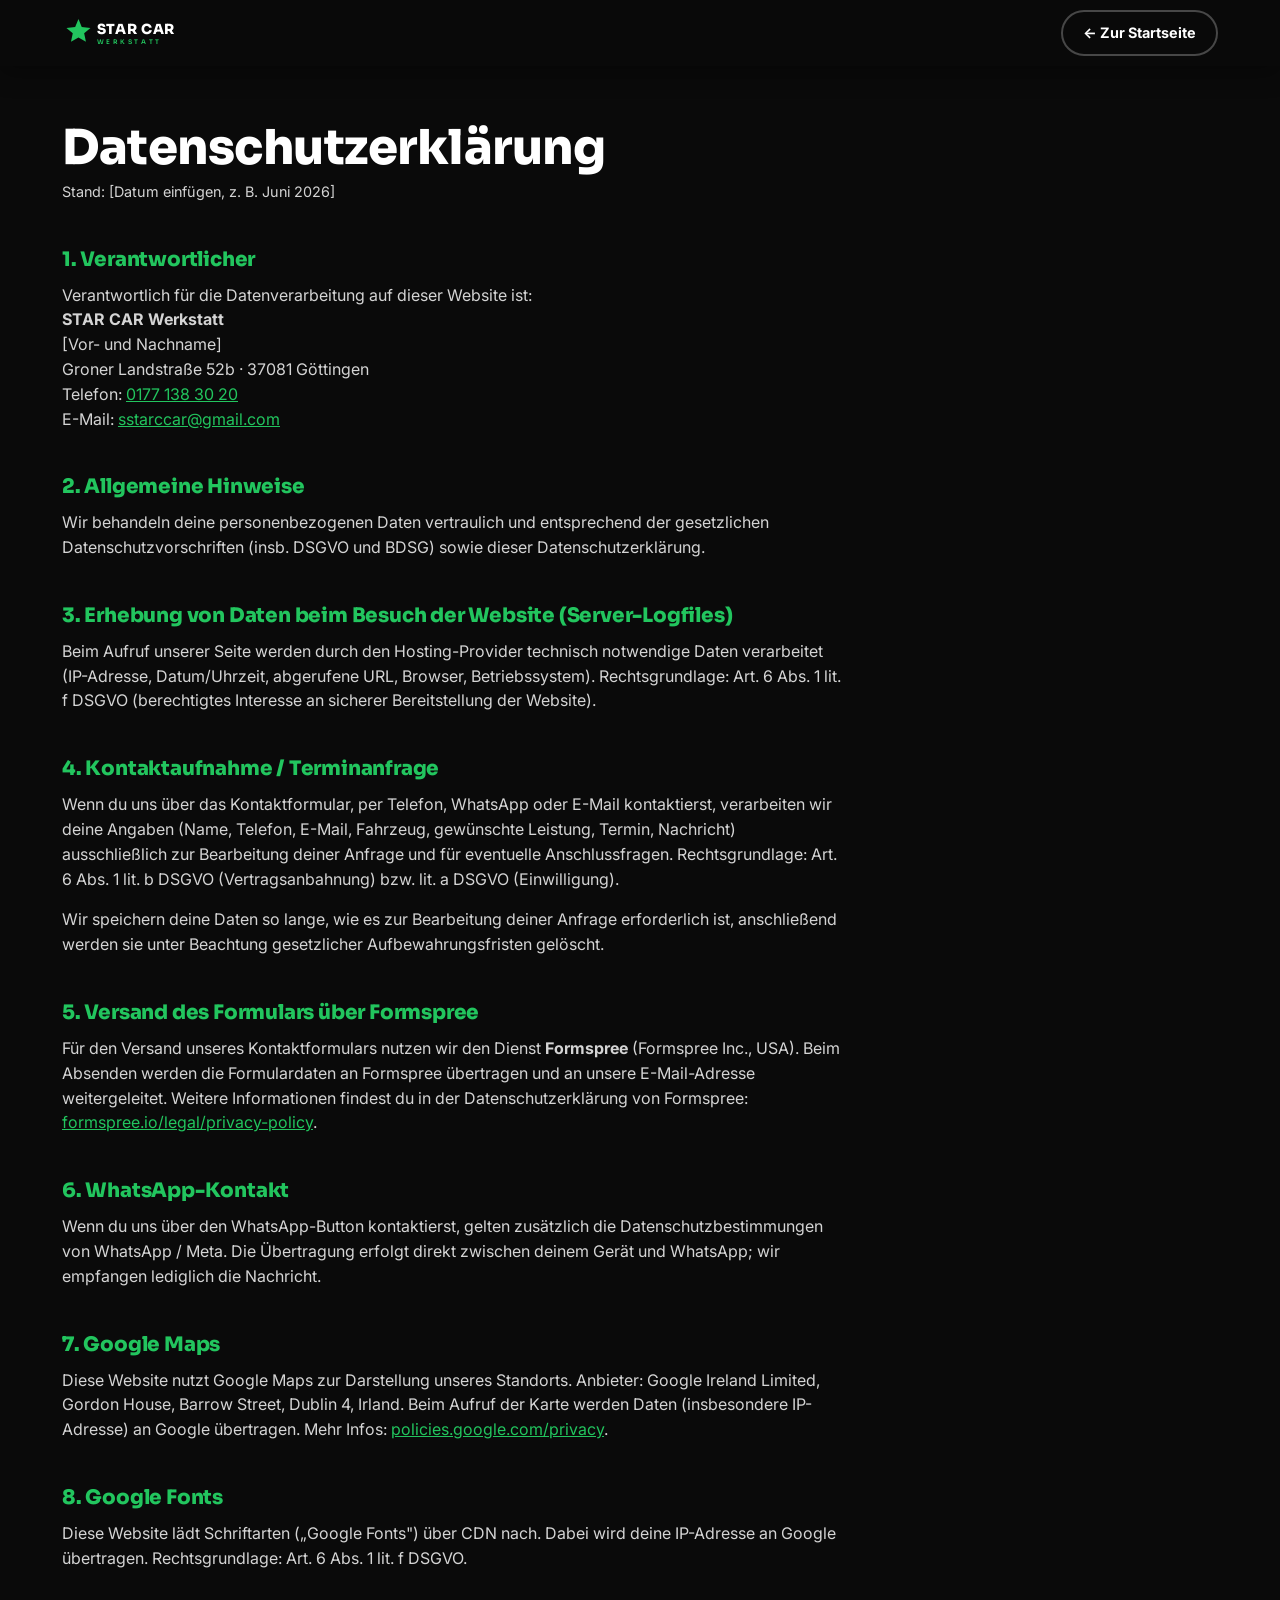
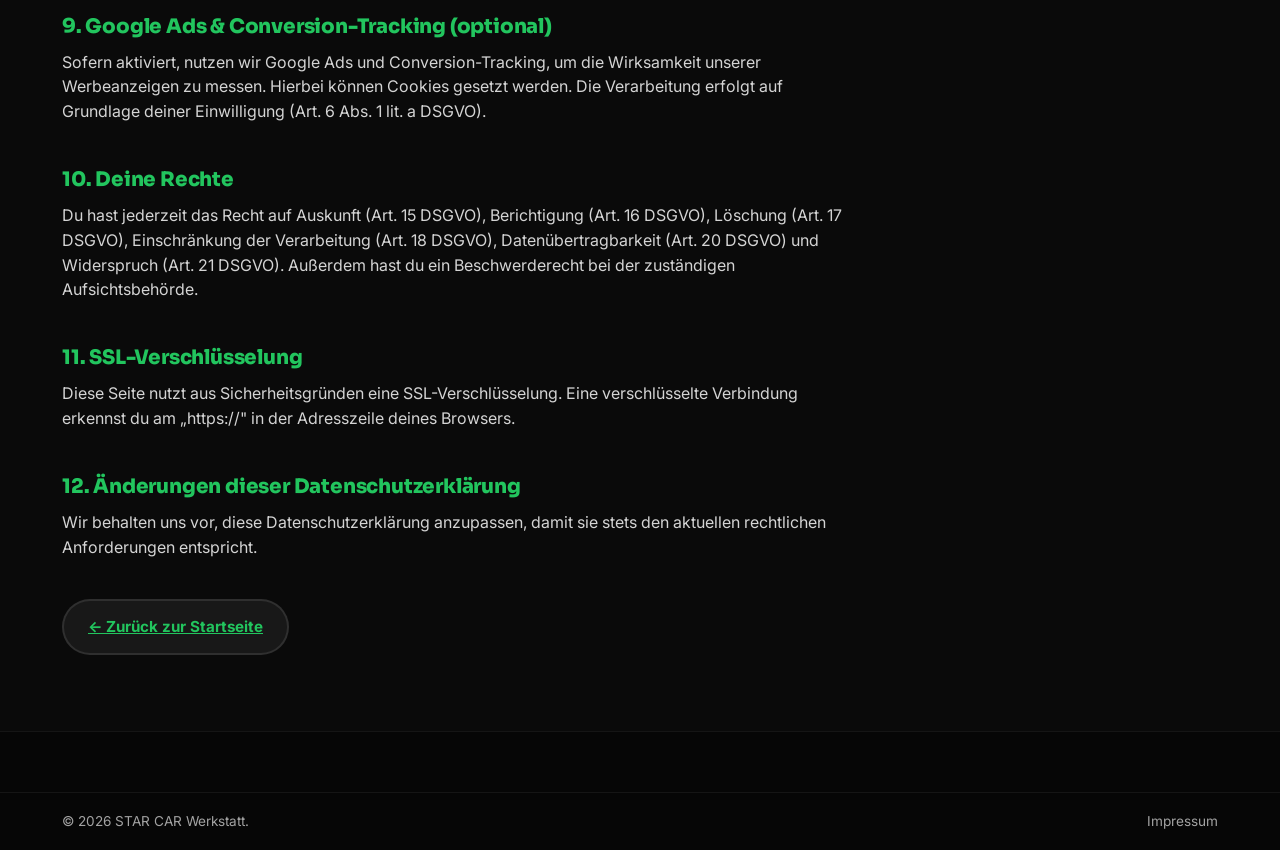
<file: datenschutz.html>
<!DOCTYPE html>
<html lang="de">
<head>
  <meta charset="UTF-8" />
  <meta name="viewport" content="width=device-width, initial-scale=1.0" />
  <title>Datenschutzerklärung — STAR CAR Werkstatt Göttingen</title>
  <meta name="description" content="Datenschutzerklärung der STAR CAR Werkstatt in Göttingen." />
  <meta name="robots" content="index, follow" />
  <link rel="icon" type="image/svg+xml" href="data:image/svg+xml;utf8,<svg xmlns='http://www.w3.org/2000/svg' viewBox='0 0 64 64'><rect width='64' height='64' rx='12' fill='%230A0A0A'/><path d='M32 10l5.5 13.5L52 25l-11 9 3 15-12-7.5L20 49l3-15-11-9 14.5-1.5z' fill='%2322C55E'/></svg>" />
  <link rel="preconnect" href="https://fonts.googleapis.com">
  <link rel="preconnect" href="https://fonts.gstatic.com" crossorigin>
  <link href="https://fonts.googleapis.com/css2?family=Sora:wght@400;600;700;800&family=Inter:wght@400;500;600;700&display=swap" rel="stylesheet">
  <link rel="stylesheet" href="styles.css" />
</head>
<body>

  <header class="navbar scrolled">
    <div class="container nav-inner">
      <a href="index.html" class="nav-logo">
        <svg class="logo-svg" viewBox="0 0 280 60" xmlns="http://www.w3.org/2000/svg" aria-hidden="true">
          <path d="M26 8l5.2 12.6L45 22l-10 8.4 2.8 13.6L26 37l-11.8 7 2.8-13.6L7 22l13.8-1.4z" fill="#22C55E" />
          <text x="55" y="32" font-family="Sora, sans-serif" font-size="22" font-weight="800" fill="#FFFFFF" letter-spacing="1">STAR CAR</text>
          <text x="55" y="48" font-family="Sora, sans-serif" font-size="10" font-weight="600" fill="#22C55E" letter-spacing="4">WERKSTATT</text>
        </svg>
      </a>
      <a href="index.html" class="btn btn-outline" style="padding: 10px 20px; font-size: .9rem;">← Zur Startseite</a>
    </div>
  </header>

  <main class="legal-page">
    <div class="container">
      <h1>Datenschutzerklärung</h1>
      <p class="legal-meta">Stand: [Datum einfügen, z. B. Juni 2026]</p>

      <h2>1. Verantwortlicher</h2>
      <p>
        Verantwortlich für die Datenverarbeitung auf dieser Website ist:<br>
        <strong>STAR CAR Werkstatt</strong><br>
        [Vor- und Nachname]<br>
        Groner Landstraße 52b · 37081 Göttingen<br>
        Telefon: <a href="tel:+491771383020">0177 138 30 20</a><br>
        E-Mail: <a href="mailto:sstarccar@gmail.com">sstarccar@gmail.com</a>
      </p>

      <h2>2. Allgemeine Hinweise</h2>
      <p>
        Wir behandeln deine personenbezogenen Daten vertraulich und entsprechend der gesetzlichen
        Datenschutzvorschriften (insb. DSGVO und BDSG) sowie dieser Datenschutzerklärung.
      </p>

      <h2>3. Erhebung von Daten beim Besuch der Website (Server-Logfiles)</h2>
      <p>
        Beim Aufruf unserer Seite werden durch den Hosting-Provider technisch notwendige Daten
        verarbeitet (IP-Adresse, Datum/Uhrzeit, abgerufene URL, Browser, Betriebssystem).
        Rechtsgrundlage: Art. 6 Abs. 1 lit. f DSGVO (berechtigtes Interesse an sicherer Bereitstellung
        der Website).
      </p>

      <h2>4. Kontaktaufnahme / Terminanfrage</h2>
      <p>
        Wenn du uns über das Kontaktformular, per Telefon, WhatsApp oder E-Mail kontaktierst,
        verarbeiten wir deine Angaben (Name, Telefon, E-Mail, Fahrzeug, gewünschte Leistung, Termin,
        Nachricht) ausschließlich zur Bearbeitung deiner Anfrage und für eventuelle Anschlussfragen.
        Rechtsgrundlage: Art. 6 Abs. 1 lit. b DSGVO (Vertragsanbahnung) bzw. lit. a DSGVO (Einwilligung).
      </p>
      <p>
        Wir speichern deine Daten so lange, wie es zur Bearbeitung deiner Anfrage erforderlich ist,
        anschließend werden sie unter Beachtung gesetzlicher Aufbewahrungsfristen gelöscht.
      </p>

      <h2>5. Versand des Formulars über Formspree</h2>
      <p>
        Für den Versand unseres Kontaktformulars nutzen wir den Dienst <strong>Formspree</strong>
        (Formspree Inc., USA). Beim Absenden werden die Formulardaten an Formspree übertragen
        und an unsere E-Mail-Adresse weitergeleitet. Weitere Informationen findest du in der
        Datenschutzerklärung von Formspree:
        <a href="https://formspree.io/legal/privacy-policy" target="_blank" rel="noopener">formspree.io/legal/privacy-policy</a>.
      </p>

      <h2>6. WhatsApp-Kontakt</h2>
      <p>
        Wenn du uns über den WhatsApp-Button kontaktierst, gelten zusätzlich die Datenschutzbestimmungen
        von WhatsApp / Meta. Die Übertragung erfolgt direkt zwischen deinem Gerät und WhatsApp;
        wir empfangen lediglich die Nachricht.
      </p>

      <h2>7. Google Maps</h2>
      <p>
        Diese Website nutzt Google Maps zur Darstellung unseres Standorts. Anbieter: Google Ireland
        Limited, Gordon House, Barrow Street, Dublin 4, Irland. Beim Aufruf der Karte werden Daten
        (insbesondere IP-Adresse) an Google übertragen. Mehr Infos:
        <a href="https://policies.google.com/privacy" target="_blank" rel="noopener">policies.google.com/privacy</a>.
      </p>

      <h2>8. Google Fonts</h2>
      <p>
        Diese Website lädt Schriftarten („Google Fonts") über CDN nach. Dabei wird deine IP-Adresse
        an Google übertragen. Rechtsgrundlage: Art. 6 Abs. 1 lit. f DSGVO.
      </p>

      <h2>9. Google Ads &amp; Conversion-Tracking (optional)</h2>
      <p>
        Sofern aktiviert, nutzen wir Google Ads und Conversion-Tracking, um die Wirksamkeit unserer
        Werbeanzeigen zu messen. Hierbei können Cookies gesetzt werden. Die Verarbeitung erfolgt
        auf Grundlage deiner Einwilligung (Art. 6 Abs. 1 lit. a DSGVO).
      </p>

      <h2>10. Deine Rechte</h2>
      <p>
        Du hast jederzeit das Recht auf Auskunft (Art. 15 DSGVO), Berichtigung (Art. 16 DSGVO),
        Löschung (Art. 17 DSGVO), Einschränkung der Verarbeitung (Art. 18 DSGVO), Datenübertragbarkeit
        (Art. 20 DSGVO) und Widerspruch (Art. 21 DSGVO). Außerdem hast du ein Beschwerderecht bei
        der zuständigen Aufsichtsbehörde.
      </p>

      <h2>11. SSL-Verschlüsselung</h2>
      <p>
        Diese Seite nutzt aus Sicherheitsgründen eine SSL-Verschlüsselung. Eine verschlüsselte
        Verbindung erkennst du am „https://" in der Adresszeile deines Browsers.
      </p>

      <h2>12. Änderungen dieser Datenschutzerklärung</h2>
      <p>
        Wir behalten uns vor, diese Datenschutzerklärung anzupassen, damit sie stets den aktuellen
        rechtlichen Anforderungen entspricht.
      </p>

      <p class="legal-back">
        <a href="index.html" class="btn btn-ghost">← Zurück zur Startseite</a>
      </p>
    </div>
  </main>

  <footer class="footer">
    <div class="footer-bottom">
      <div class="container">
        <span>© 2026 STAR CAR Werkstatt.</span>
        <span class="footer-meta"><a href="impressum.html">Impressum</a></span>
      </div>
    </div>
  </footer>

</body>
</html>
</file>
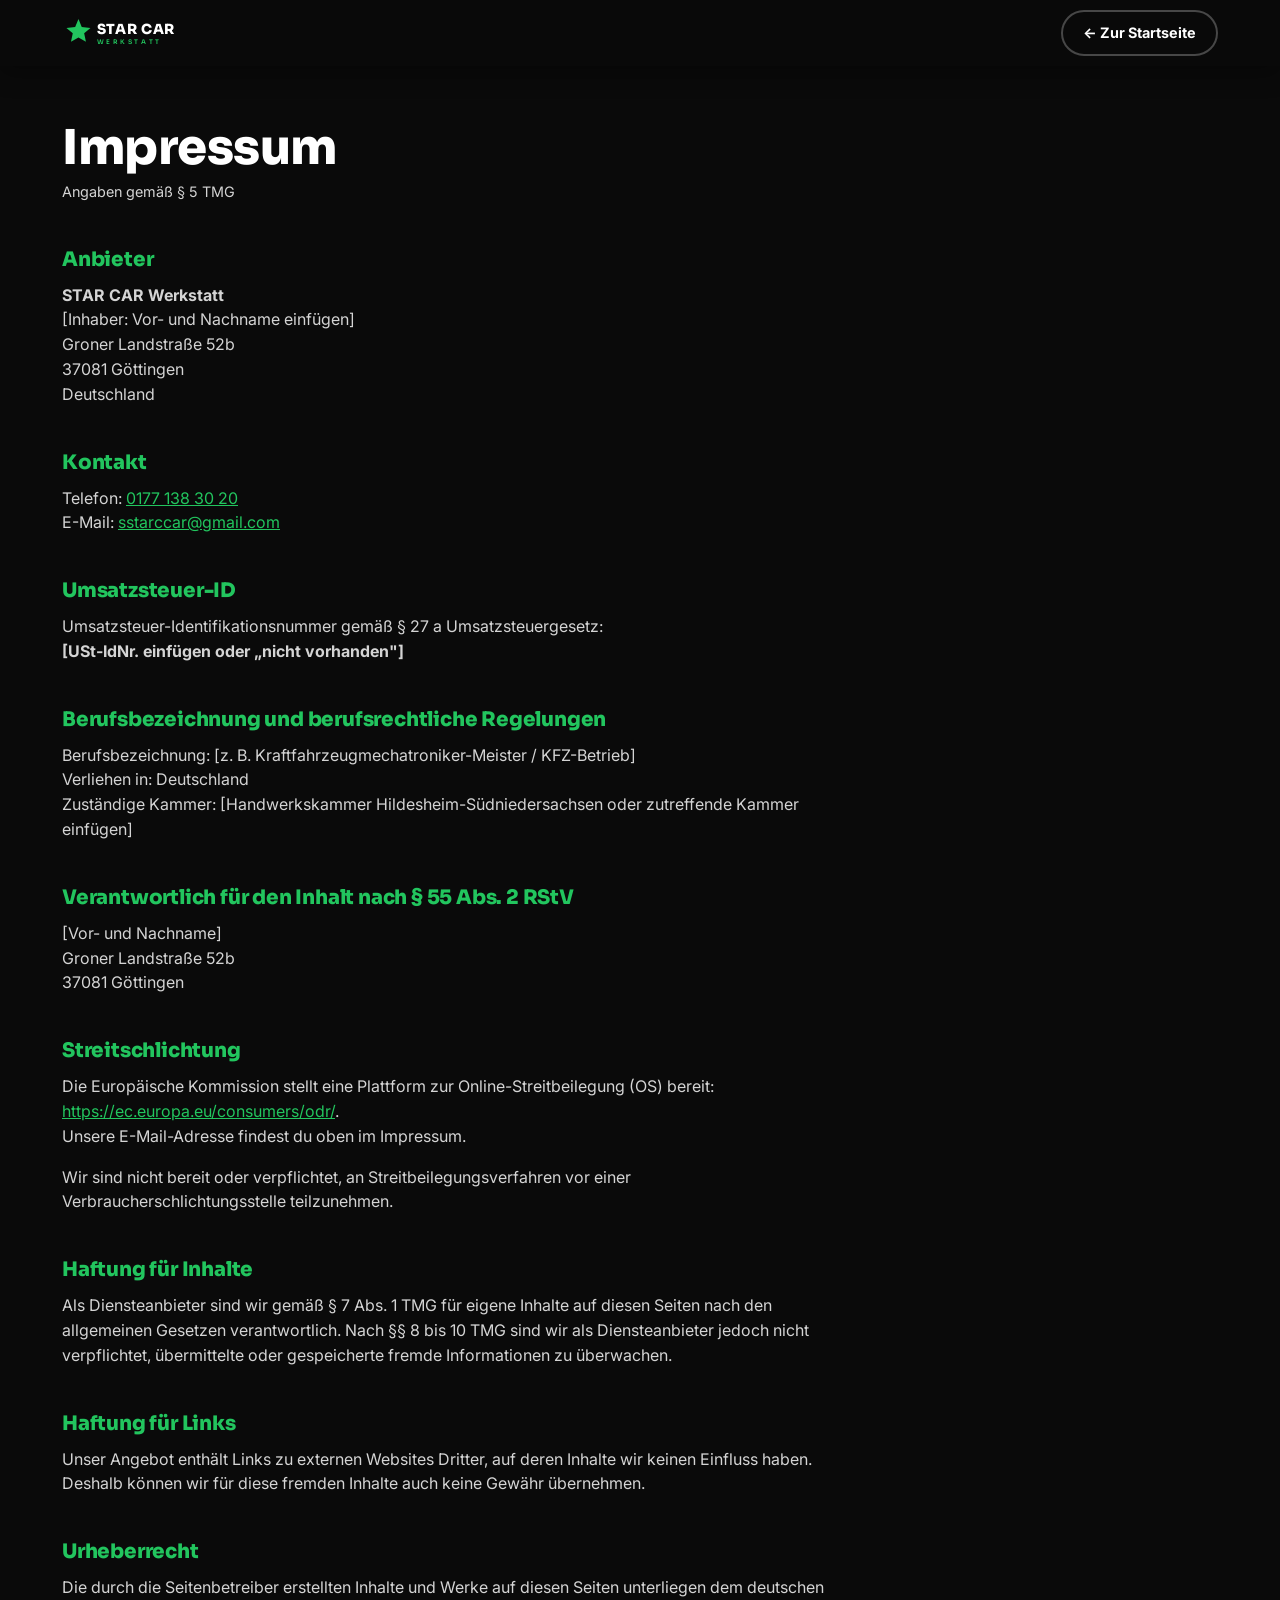
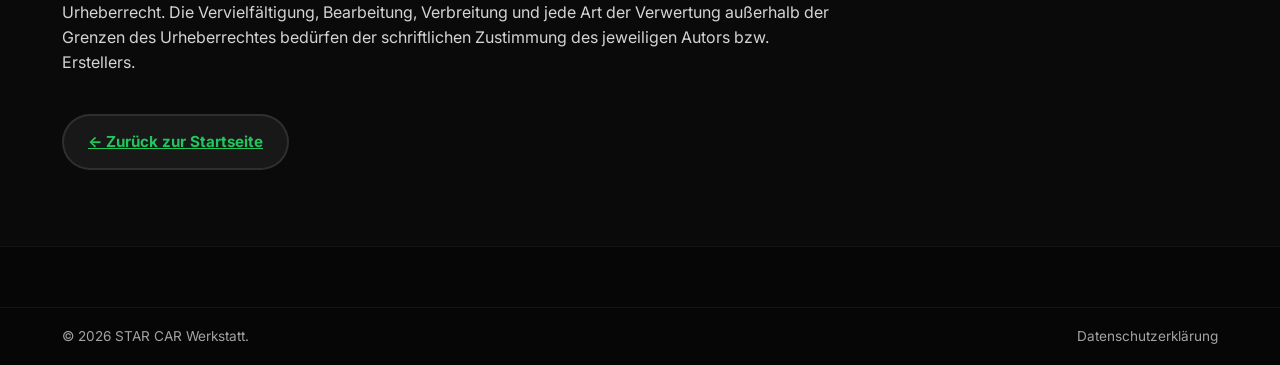
<file: impressum.html>
<!DOCTYPE html>
<html lang="de">
<head>
  <meta charset="UTF-8" />
  <meta name="viewport" content="width=device-width, initial-scale=1.0" />
  <title>Impressum — STAR CAR Werkstatt Göttingen</title>
  <meta name="description" content="Impressum der STAR CAR Werkstatt in Göttingen." />
  <meta name="robots" content="index, follow" />
  <link rel="icon" type="image/svg+xml" href="data:image/svg+xml;utf8,<svg xmlns='http://www.w3.org/2000/svg' viewBox='0 0 64 64'><rect width='64' height='64' rx='12' fill='%230A0A0A'/><path d='M32 10l5.5 13.5L52 25l-11 9 3 15-12-7.5L20 49l3-15-11-9 14.5-1.5z' fill='%2322C55E'/></svg>" />
  <link rel="preconnect" href="https://fonts.googleapis.com">
  <link rel="preconnect" href="https://fonts.gstatic.com" crossorigin>
  <link href="https://fonts.googleapis.com/css2?family=Sora:wght@400;600;700;800&family=Inter:wght@400;500;600;700&display=swap" rel="stylesheet">
  <link rel="stylesheet" href="styles.css" />
</head>
<body>

  <header class="navbar scrolled">
    <div class="container nav-inner">
      <a href="index.html" class="nav-logo">
        <svg class="logo-svg" viewBox="0 0 280 60" xmlns="http://www.w3.org/2000/svg" aria-hidden="true">
          <path d="M26 8l5.2 12.6L45 22l-10 8.4 2.8 13.6L26 37l-11.8 7 2.8-13.6L7 22l13.8-1.4z" fill="#22C55E" />
          <text x="55" y="32" font-family="Sora, sans-serif" font-size="22" font-weight="800" fill="#FFFFFF" letter-spacing="1">STAR CAR</text>
          <text x="55" y="48" font-family="Sora, sans-serif" font-size="10" font-weight="600" fill="#22C55E" letter-spacing="4">WERKSTATT</text>
        </svg>
      </a>
      <a href="index.html" class="btn btn-outline" style="padding: 10px 20px; font-size: .9rem;">← Zur Startseite</a>
    </div>
  </header>

  <main class="legal-page">
    <div class="container">
      <h1>Impressum</h1>
      <p class="legal-meta">Angaben gemäß § 5 TMG</p>

      <h2>Anbieter</h2>
      <p>
        <strong>STAR CAR Werkstatt</strong><br>
        [Inhaber: Vor- und Nachname einfügen]<br>
        Groner Landstraße 52b<br>
        37081 Göttingen<br>
        Deutschland
      </p>

      <h2>Kontakt</h2>
      <p>
        Telefon: <a href="tel:+491771383020">0177 138 30 20</a><br>
        E-Mail: <a href="mailto:sstarccar@gmail.com">sstarccar@gmail.com</a>
      </p>

      <h2>Umsatzsteuer-ID</h2>
      <p>
        Umsatzsteuer-Identifikationsnummer gemäß § 27 a Umsatzsteuergesetz:<br>
        <strong>[USt-IdNr. einfügen oder „nicht vorhanden"]</strong>
      </p>

      <h2>Berufsbezeichnung und berufsrechtliche Regelungen</h2>
      <p>
        Berufsbezeichnung: [z. B. Kraftfahrzeugmechatroniker-Meister / KFZ-Betrieb]<br>
        Verliehen in: Deutschland<br>
        Zuständige Kammer: [Handwerkskammer Hildesheim-Südniedersachsen oder zutreffende Kammer einfügen]
      </p>

      <h2>Verantwortlich für den Inhalt nach § 55 Abs. 2 RStV</h2>
      <p>
        [Vor- und Nachname]<br>
        Groner Landstraße 52b<br>
        37081 Göttingen
      </p>

      <h2>Streitschlichtung</h2>
      <p>
        Die Europäische Kommission stellt eine Plattform zur Online-Streitbeilegung (OS) bereit:
        <a href="https://ec.europa.eu/consumers/odr/" target="_blank" rel="noopener">https://ec.europa.eu/consumers/odr/</a>.<br>
        Unsere E-Mail-Adresse findest du oben im Impressum.
      </p>
      <p>
        Wir sind nicht bereit oder verpflichtet, an Streitbeilegungsverfahren vor einer Verbraucherschlichtungsstelle teilzunehmen.
      </p>

      <h2>Haftung für Inhalte</h2>
      <p>
        Als Diensteanbieter sind wir gemäß § 7 Abs. 1 TMG für eigene Inhalte auf diesen Seiten nach
        den allgemeinen Gesetzen verantwortlich. Nach §§ 8 bis 10 TMG sind wir als Diensteanbieter
        jedoch nicht verpflichtet, übermittelte oder gespeicherte fremde Informationen zu überwachen.
      </p>

      <h2>Haftung für Links</h2>
      <p>
        Unser Angebot enthält Links zu externen Websites Dritter, auf deren Inhalte wir keinen Einfluss
        haben. Deshalb können wir für diese fremden Inhalte auch keine Gewähr übernehmen.
      </p>

      <h2>Urheberrecht</h2>
      <p>
        Die durch die Seitenbetreiber erstellten Inhalte und Werke auf diesen Seiten unterliegen
        dem deutschen Urheberrecht. Die Vervielfältigung, Bearbeitung, Verbreitung und jede Art der
        Verwertung außerhalb der Grenzen des Urheberrechtes bedürfen der schriftlichen Zustimmung
        des jeweiligen Autors bzw. Erstellers.
      </p>

      <p class="legal-back">
        <a href="index.html" class="btn btn-ghost">← Zurück zur Startseite</a>
      </p>
    </div>
  </main>

  <footer class="footer">
    <div class="footer-bottom">
      <div class="container">
        <span>© 2026 STAR CAR Werkstatt.</span>
        <span class="footer-meta"><a href="datenschutz.html">Datenschutzerklärung</a></span>
      </div>
    </div>
  </footer>

</body>
</html>
</file>
<file: styles.css>
/* =============================================================
   STAR CAR Werkstatt — Styles
   ============================================================= */

/* ---------- Variablen ---------- */
:root {
  --green: #22C55E;
  --green-dark: #16A34A;
  --green-glow: rgba(34, 197, 94, 0.35);
  --black: #0A0A0A;
  --black-2: #111111;
  --black-3: #1A1A1A;
  --gray: #2A2A2A;
  --gray-2: #3A3A3A;
  --muted: #A3A3A3;
  --white: #FFFFFF;
  --radius: 14px;
  --radius-lg: 22px;
  --shadow: 0 12px 40px rgba(0,0,0,0.45);
  --shadow-green: 0 10px 30px var(--green-glow);
  --container: 1200px;
  --ease: cubic-bezier(.2,.7,.2,1);
  --font-head: 'Sora', system-ui, sans-serif;
  --font-body: 'Inter', system-ui, sans-serif;
}

/* ---------- Reset & Base ---------- */
*, *::before, *::after { box-sizing: border-box; }
html { scroll-behavior: smooth; }
body {
  margin: 0;
  font-family: var(--font-body);
  background: var(--black);
  color: var(--white);
  line-height: 1.55;
  -webkit-font-smoothing: antialiased;
  text-rendering: optimizeLegibility;
}
h1, h2, h3, h4 { font-family: var(--font-head); font-weight: 800; line-height: 1.15; margin: 0 0 .5em; letter-spacing: -.01em; }
h1 { font-size: clamp(2.2rem, 5.5vw, 4rem); }
h2 { font-size: clamp(1.8rem, 4vw, 2.8rem); }
h3 { font-size: 1.25rem; }
p { margin: 0 0 1em; color: #D4D4D4; }
a { color: inherit; text-decoration: none; }
img { max-width: 100%; height: auto; display: block; }
button { font-family: inherit; cursor: pointer; }

.container { max-width: var(--container); margin: 0 auto; padding: 0 22px; }
.sr-only { position: absolute; width: 1px; height: 1px; padding: 0; margin: -1px; overflow: hidden; clip: rect(0,0,0,0); white-space: nowrap; border: 0; }

/* ---------- Buttons ---------- */
.btn {
  display: inline-flex; align-items: center; justify-content: center; gap: 8px;
  padding: 14px 24px; border-radius: 999px; font-weight: 700; font-size: .95rem;
  border: 2px solid transparent; transition: transform .25s var(--ease), box-shadow .25s var(--ease), background .25s, color .25s;
  text-align: center; white-space: nowrap;
}
.btn-primary {
  background: var(--green); color: #04150A;
  box-shadow: 0 10px 30px rgba(34,197,94,.25);
}
.btn-primary:hover { background: var(--green-dark); transform: translateY(-2px); box-shadow: 0 16px 40px rgba(34,197,94,.45); }
.btn-outline {
  background: transparent; color: var(--white); border-color: rgba(255,255,255,.25);
}
.btn-outline:hover { border-color: var(--green); color: var(--green); transform: translateY(-2px); }
.btn-ghost {
  background: rgba(255,255,255,.06); color: var(--white); border-color: rgba(255,255,255,.1);
}
.btn-ghost:hover { background: rgba(34,197,94,.12); border-color: var(--green); color: var(--green); }
.btn-lg { padding: 16px 30px; font-size: 1rem; }

/* ---------- Navbar ---------- */
.navbar {
  position: fixed; top: 0; left: 0; right: 0; z-index: 50;
  transition: background .3s var(--ease), backdrop-filter .3s, box-shadow .3s, padding .3s;
  padding: 16px 0;
}
.navbar.scrolled {
  background: rgba(10,10,10,0.85);
  backdrop-filter: saturate(160%) blur(14px);
  -webkit-backdrop-filter: saturate(160%) blur(14px);
  box-shadow: 0 6px 24px rgba(0,0,0,.35);
  padding: 10px 0;
}
.nav-inner { display: flex; align-items: center; justify-content: space-between; gap: 24px; }
.nav-logo { display: flex; align-items: center; flex-shrink: 0; }
.logo-svg { height: 44px; width: auto; }
.navbar.scrolled .logo-svg { height: 38px; }
.nav-menu { display: flex; gap: 28px; }
.nav-menu a {
  font-weight: 600; font-size: .95rem; color: rgba(255,255,255,.85);
  position: relative; transition: color .2s;
}
.nav-menu a::after {
  content: ''; position: absolute; left: 0; bottom: -6px; height: 2px; width: 0;
  background: var(--green); transition: width .25s var(--ease);
}
.nav-menu a:hover { color: var(--white); }
.nav-menu a:hover::after { width: 100%; }
.nav-cta { padding: 11px 20px; font-size: .9rem; }

.nav-toggle {
  display: none; background: transparent; border: 0; width: 42px; height: 42px;
  flex-direction: column; gap: 5px; align-items: center; justify-content: center;
}
.nav-toggle span { display: block; width: 24px; height: 2px; background: #fff; transition: transform .25s, opacity .25s; }
.nav-toggle.active span:nth-child(1) { transform: translateY(7px) rotate(45deg); }
.nav-toggle.active span:nth-child(2) { opacity: 0; }
.nav-toggle.active span:nth-child(3) { transform: translateY(-7px) rotate(-45deg); }

.nav-mobile {
  position: absolute; top: 100%; left: 0; right: 0;
  background: rgba(10,10,10,.97); backdrop-filter: blur(14px);
  padding: 20px 22px 28px; display: flex; flex-direction: column; gap: 14px;
  border-top: 1px solid rgba(255,255,255,.06);
}
.nav-mobile a { font-weight: 600; padding: 10px 0; color: #fff; border-bottom: 1px solid rgba(255,255,255,.06); }
.nav-mobile a.btn { border: 2px solid transparent; margin-top: 8px; }

@media (max-width: 900px) {
  .nav-menu, .nav-cta { display: none; }
  .nav-toggle { display: flex; }
}

/* ---------- Sticky Floating Buttons ---------- */
.sticky-buttons {
  position: fixed; right: 18px; bottom: 18px; z-index: 60;
  display: flex; flex-direction: column; gap: 14px; align-items: flex-end;
}
.sticky-wrap { position: relative; }
.sticky-btn {
  width: 58px; height: 58px; border-radius: 50%;
  display: flex; align-items: center; justify-content: center;
  border: 0; box-shadow: 0 10px 25px rgba(0,0,0,.45);
  transition: transform .25s var(--ease), box-shadow .25s;
  position: relative;
}
.sticky-btn::before {
  content: ''; position: absolute; inset: 0; border-radius: 50%;
  animation: pulse 2.2s ease-out infinite;
  z-index: -1;
}
.sticky-wa { background: #25D366; }
.sticky-wa::before { box-shadow: 0 0 0 0 rgba(37,211,102,.55); }
.sticky-tel { background: var(--green); }
.sticky-tel::before { box-shadow: 0 0 0 0 rgba(34,197,94,.55); }
.sticky-btn:hover { transform: translateY(-3px) scale(1.05); }

@keyframes pulse {
  0% { box-shadow: 0 0 0 0 rgba(37,211,102,.55); }
  70% { box-shadow: 0 0 0 18px rgba(37,211,102,0); }
  100% { box-shadow: 0 0 0 0 rgba(37,211,102,0); }
}

/* WhatsApp Popup */
.wa-popup {
  position: absolute; right: 0; bottom: 72px; width: 300px;
  background: #fff; color: #111; border-radius: 16px;
  box-shadow: 0 20px 50px rgba(0,0,0,.5);
  padding: 16px; animation: popIn .25s var(--ease);
}
.wa-popup::after {
  content: ''; position: absolute; right: 18px; bottom: -8px; width: 16px; height: 16px;
  background: #fff; transform: rotate(45deg);
}
.wa-popup-header { display: flex; justify-content: space-between; align-items: center; margin-bottom: 4px; }
.wa-popup-header strong { font-size: 1rem; color: #075E54; }
.wa-close { border: 0; background: transparent; font-size: 1.4rem; line-height: 1; color: #777; padding: 0 4px; }
.wa-popup-sub { margin: 0 0 12px; font-size: .85rem; color: #555; }
.wa-chips { display: flex; flex-direction: column; gap: 8px; }
.wa-chip {
  background: #F0FDF4; color: #14532D; padding: 10px 14px; border-radius: 12px;
  font-size: .88rem; font-weight: 500; cursor: pointer;
  border: 1px solid #DCFCE7; transition: background .2s, border-color .2s, transform .15s;
}
.wa-chip:hover { background: #DCFCE7; border-color: #22C55E; transform: translateX(-2px); }

@keyframes popIn {
  from { opacity: 0; transform: translateY(8px) scale(.96); }
  to { opacity: 1; transform: translateY(0) scale(1); }
}

@media (max-width: 480px) {
  .sticky-buttons { right: 14px; bottom: 14px; gap: 12px; }
  .sticky-btn { width: 54px; height: 54px; }
  .wa-popup { width: calc(100vw - 32px); right: -4px; }
}

/* ---------- Reveal Animations ---------- */
[data-reveal] {
  opacity: 0;
  transform: translateY(30px);
  transition: opacity .7s var(--ease), transform .7s var(--ease);
}
[data-reveal].in-view { opacity: 1; transform: translateY(0); }

/* ---------- HERO ---------- */
.hero {
  position: relative; min-height: 100vh; display: flex; align-items: center;
  padding: 130px 0 100px; overflow: hidden;
  background: radial-gradient(ellipse at 30% 0%, #1a1a1a 0%, #0a0a0a 60%);
}
.hero-bg { position: absolute; inset: 0; z-index: 0; }
.hero-bg img {
  width: 100%; height: 100%; object-fit: cover; object-position: center;
  opacity: 1; filter: saturate(1.05) contrast(1.02);
}
.hero-overlay {
  position: absolute; inset: 0;
  background:
    linear-gradient(180deg, rgba(10,10,10,.20) 0%, rgba(10,10,10,.40) 55%, rgba(10,10,10,.95) 100%),
    radial-gradient(ellipse at 70% 50%, rgba(34,197,94,.10) 0%, transparent 60%);
}
.hero-inner { position: relative; z-index: 2; max-width: 950px; }
.hero h1, .hero-sub, .hero-eyebrow, .hero-trust { text-shadow: 0 2px 18px rgba(0,0,0,.65); }

.hero-eyebrow {
  display: inline-block; padding: 8px 16px; margin-bottom: 22px;
  font-size: .82rem; font-weight: 600; letter-spacing: .08em; text-transform: uppercase;
  color: #fff; background: rgba(34,197,94,.15);
  border: 1px solid rgba(34,197,94,.35); border-radius: 999px;
}
/* ---------- HERO „30 Jahre Erfahrung" neben dem Titel ---------- */
.hero-title-row {
  display: flex; align-items: center; gap: 36px;
  flex-wrap: wrap;
  margin-bottom: 18px;
}
.hero-title-row h1 { flex: 1 1 460px; margin: 0; }
.hero-experience {
  flex: 0 0 auto;
  display: flex; align-items: center; gap: 14px;
  padding: 14px 22px 14px 18px;
  background: linear-gradient(135deg, rgba(34,197,94,.18), rgba(34,197,94,.06));
  border-left: 4px solid var(--green);
  border-radius: 12px;
  box-shadow: 0 12px 30px rgba(0,0,0,.35);
}
.hero-experience-num {
  font-family: var(--font-head); font-weight: 800;
  font-size: clamp(2.8rem, 5vw, 4.2rem);
  line-height: .9; letter-spacing: -.02em;
  color: var(--green);
  text-shadow: 0 4px 20px rgba(34,197,94,.45);
}
.hero-experience-text {
  font-family: var(--font-head); font-weight: 700;
  font-size: clamp(.92rem, 1.2vw, 1.1rem);
  line-height: 1.1; letter-spacing: .12em;
  text-transform: uppercase;
  color: #fff;
}

@media (max-width: 720px) {
  .hero-title-row { gap: 20px; }
  .hero-experience { padding: 12px 18px 12px 14px; gap: 12px; }
}
.hero h1 { font-size: clamp(2.4rem, 6vw, 4.2rem); margin-bottom: 18px; }
.hero h1 .green { color: var(--green); }
.hero-sub { font-size: clamp(1.05rem, 2vw, 1.3rem); color: #D4D4D4; max-width: 640px; margin-bottom: 36px; }
.hero-ctas { display: flex; gap: 14px; flex-wrap: wrap; margin-bottom: 40px; }
.hero-trust {
  display: flex; gap: 10px; flex-wrap: wrap; align-items: center;
  font-size: .9rem; color: #BDBDBD;
}
.hero-trust span:first-child { color: var(--green); letter-spacing: 2px; }

.hero-scroll {
  position: absolute; bottom: 30px; left: 50%; transform: translateX(-50%);
  z-index: 3; width: 26px; height: 42px; border: 2px solid rgba(255,255,255,.4);
  border-radius: 14px;
}
.hero-scroll span {
  position: absolute; top: 8px; left: 50%; transform: translateX(-50%);
  width: 3px; height: 8px; background: var(--green); border-radius: 2px;
  animation: scrollDot 1.6s var(--ease) infinite;
}
@keyframes scrollDot {
  0% { transform: translate(-50%, 0); opacity: 1; }
  100% { transform: translate(-50%, 16px); opacity: 0; }
}

@media (max-width: 600px) {
  .hero { padding: 110px 0 80px; min-height: 90vh; }
  .hero-ctas .btn { flex: 1 1 100%; }
  .hero-scroll { display: none; }
}

/* ---------- QUICK INQUIRY (direkt unter Hero) ---------- */
.quick-inquiry {
  position: relative; z-index: 5;
  margin-top: -60px; padding: 0 22px 10px;
}
.quick-inquiry-inner {
  max-width: var(--container); margin: 0 auto;
  background: linear-gradient(180deg, #161616 0%, #0E0E0E 100%);
  border: 1px solid rgba(34,197,94,.35);
  border-radius: var(--radius-lg);
  box-shadow: 0 24px 60px rgba(0,0,0,.55), 0 0 0 1px rgba(34,197,94,.10);
  padding: 22px 26px;
  display: grid;
  grid-template-columns: auto 1fr;
  gap: 22px; align-items: center;
}
.quick-inquiry-text { display: flex; flex-direction: column; gap: 2px; min-width: 200px; }
.quick-inquiry-text strong {
  font-family: var(--font-head); font-weight: 800; font-size: 1.15rem; color: #fff;
}
.quick-inquiry-text span { color: var(--green); font-size: .85rem; font-weight: 600; letter-spacing: .04em; }
.quick-form {
  display: grid;
  grid-template-columns: 1fr 1fr 1fr auto;
  gap: 10px; align-items: stretch;
}
.quick-form input,
.quick-form select {
  background: #0B0B0B; color: #fff;
  border: 1px solid rgba(255,255,255,.12); border-radius: 10px;
  padding: 12px 14px; font: inherit; font-size: .95rem;
  transition: border-color .2s, box-shadow .2s, background .2s;
  min-width: 0;
}
.quick-form input::placeholder { color: #6A6A6A; }
.quick-form input:focus,
.quick-form select:focus {
  outline: none; border-color: var(--green);
  background: #0F0F0F;
  box-shadow: 0 0 0 4px rgba(34,197,94,.15);
}
.quick-form select {
  appearance: none;
  background-image: url("data:image/svg+xml;utf8,<svg xmlns='http://www.w3.org/2000/svg' width='12' height='8' viewBox='0 0 12 8'><path fill='%2322C55E' d='M6 8L0 0h12z'/></svg>");
  background-repeat: no-repeat; background-position: right 14px center;
  padding-right: 36px;
}
.quick-form .btn { padding: 12px 22px; white-space: nowrap; }
.quick-success {
  grid-column: 1 / -1;
  background: rgba(34,197,94,.10); border: 1px solid rgba(34,197,94,.4);
  border-radius: var(--radius); padding: 14px 18px;
  color: #D7F8E2; font-weight: 600;
  display: flex; align-items: center; gap: 10px;
}
.quick-success strong { color: var(--green); }
.quick-error {
  grid-column: 1 / -1;
  background: rgba(239,68,68,.08); border: 1px solid rgba(239,68,68,.4);
  border-radius: var(--radius); padding: 14px 18px;
  color: #FCD9D9;
}
@media (max-width: 1000px) {
  .quick-inquiry-inner { grid-template-columns: 1fr; gap: 16px; padding: 20px; }
  .quick-form { grid-template-columns: 1fr 1fr; }
  .quick-form .btn { grid-column: 1 / -1; }
}
@media (max-width: 560px) {
  .quick-inquiry { margin-top: -40px; }
  .quick-form { grid-template-columns: 1fr; }
}

/* ---------- TRUST STRIP ---------- */
.trust-strip {
  background: #0F0F0F; border-top: 1px solid rgba(255,255,255,.05);
  border-bottom: 1px solid rgba(255,255,255,.05);
  padding: 32px 0;
}
.trust-grid {
  display: grid; grid-template-columns: repeat(4, 1fr); gap: 26px;
}
.trust-item {
  display: flex; align-items: center; gap: 14px;
}
.trust-item svg { flex-shrink: 0; }
.trust-item strong {
  display: block; font-family: var(--font-head); font-weight: 700;
  color: #fff; font-size: 1rem;
}
.trust-item span { display: block; font-size: .85rem; color: var(--muted); }

@media (max-width: 900px) {
  .trust-grid { grid-template-columns: repeat(2, 1fr); gap: 22px; }
}
@media (max-width: 480px) {
  .trust-grid { grid-template-columns: 1fr; }
}

/* ---------- Generic Sections ---------- */
.section { padding: 100px 0; position: relative; }
.section-head { text-align: center; max-width: 740px; margin: 0 auto 60px; }
.section-eyebrow {
  display: inline-block; padding: 6px 14px; margin-bottom: 16px;
  font-size: .78rem; font-weight: 700; letter-spacing: .12em; text-transform: uppercase;
  color: var(--green); background: rgba(34,197,94,.1);
  border: 1px solid rgba(34,197,94,.25); border-radius: 999px;
}
.section-head h2 { margin-bottom: 14px; }
.section-head .green { color: var(--green); }
.section-sub { color: var(--muted); font-size: 1.05rem; }

@media (max-width: 600px) {
  .section { padding: 70px 0; }
  .section-head { margin-bottom: 40px; }
}

/* ---------- LEISTUNGEN ---------- */
.leistungen { background: #0B0B0B; }
.cards-grid {
  display: grid; grid-template-columns: repeat(4, 1fr); gap: 20px;
}
.card {
  position: relative;
  background: linear-gradient(180deg, #181818 0%, #111111 100%);
  border: 1px solid rgba(255,255,255,.06);
  border-radius: var(--radius);
  transition: transform .35s var(--ease), border-color .35s, box-shadow .35s;
  overflow: hidden;
  display: flex; flex-direction: column;
}
.card::before {
  content: ''; position: absolute; inset: 0;
  background: radial-gradient(ellipse at top, rgba(34,197,94,.08), transparent 70%);
  opacity: 0; transition: opacity .35s;
  pointer-events: none;
}
.card:hover {
  transform: translateY(-6px);
  border-color: rgba(34,197,94,.5);
  box-shadow: 0 18px 40px rgba(0,0,0,.5), 0 0 0 1px rgba(34,197,94,.15);
}
.card:hover::before { opacity: 1; }
.card-image {
  position: relative;
  width: 100%; height: 180px;
  overflow: hidden;
  background: #1A1A1A;
  border-bottom: 1px solid rgba(34,197,94,.18);
}
.card-image img {
  width: 100%; height: 100%; object-fit: cover;
  transition: transform .55s var(--ease), filter .35s;
  filter: saturate(.95) contrast(1.02);
}
.card-image::after {
  content: ''; position: absolute; inset: 0;
  background: linear-gradient(180deg, transparent 55%, rgba(10,10,10,.55) 100%);
  pointer-events: none;
}
.card:hover .card-image img { transform: scale(1.06); filter: saturate(1.05) contrast(1.05); }
.card-image.img-missing { background: repeating-linear-gradient(45deg, #1a1a1a, #1a1a1a 10px, #222 10px, #222 20px); }
.card-image.img-missing::before {
  content: 'Bild folgt'; position: absolute; inset: 0;
  display: flex; align-items: center; justify-content: center;
  color: var(--muted); font-size: .9rem; font-weight: 600;
}
.card-image.img-missing img { display: none; }
.card-body { padding: 22px 24px 26px; }
.card-icon {
  display: inline-flex; align-items: center; justify-content: center;
  width: 48px; height: 48px; margin-bottom: 14px;
  background: rgba(34,197,94,.1); border: 1px solid rgba(34,197,94,.25);
  border-radius: 12px;
}
.card h3 { font-size: 1.1rem; margin-bottom: 8px; }
.card p { font-size: .92rem; color: var(--muted); margin: 0; }

@media (max-width: 1100px) { .cards-grid { grid-template-columns: repeat(3, 1fr); } }
@media (max-width: 780px)  { .cards-grid { grid-template-columns: repeat(2, 1fr); } }
@media (max-width: 480px)  { .cards-grid { grid-template-columns: 1fr; } }

/* ---------- ANGEBOTE ---------- */
.angebote {
  background:
    radial-gradient(ellipse at 80% 20%, rgba(34,197,94,.12), transparent 50%),
    radial-gradient(ellipse at 10% 80%, rgba(34,197,94,.08), transparent 50%),
    #0A0A0A;
  position: relative;
}
.angebote-bg-pattern {
  position: absolute; inset: 0;
  background-image:
    linear-gradient(rgba(34,197,94,.03) 1px, transparent 1px),
    linear-gradient(90deg, rgba(34,197,94,.03) 1px, transparent 1px);
  background-size: 60px 60px;
  pointer-events: none; mask-image: radial-gradient(ellipse at center, #000 30%, transparent 75%);
}
.angebote-eyebrow {
  background: linear-gradient(90deg, rgba(34,197,94,.2), rgba(34,197,94,.1));
  border-color: rgba(34,197,94,.5);
}
.price-grid {
  display: grid; grid-template-columns: repeat(3, 1fr); gap: 24px;
  position: relative; z-index: 1;
}
.price-card {
  position: relative; padding: 36px 28px;
  background: linear-gradient(180deg, #161616 0%, #0E0E0E 100%);
  border: 1px solid rgba(255,255,255,.08);
  border-radius: var(--radius-lg);
  text-align: center;
  transition: transform .35s var(--ease), border-color .35s, box-shadow .35s;
}
.price-card:hover {
  transform: translateY(-8px);
  border-color: rgba(34,197,94,.45);
  box-shadow: 0 24px 60px rgba(0,0,0,.6), 0 0 0 1px rgba(34,197,94,.15);
}
.price-card.featured {
  border-color: rgba(34,197,94,.55);
  background:
    radial-gradient(ellipse at top, rgba(34,197,94,.15), transparent 60%),
    linear-gradient(180deg, #1A1A1A 0%, #0E0E0E 100%);
  box-shadow: 0 24px 60px rgba(34,197,94,.18);
  transform: translateY(-6px);
}
.featured-badge {
  position: absolute; top: -14px; left: 50%; transform: translateX(-50%);
  padding: 6px 18px; background: var(--green); color: #04150A;
  font-size: .78rem; font-weight: 800; letter-spacing: .12em;
  text-transform: uppercase; border-radius: 999px;
  box-shadow: 0 8px 20px rgba(34,197,94,.4);
}
.price-icon {
  display: inline-flex; align-items: center; justify-content: center;
  width: 68px; height: 68px; margin-bottom: 18px;
  background: rgba(34,197,94,.12); border: 1px solid rgba(34,197,94,.3);
  border-radius: 16px;
}
.price-card h3 { font-size: 1.45rem; margin-bottom: 6px; }
.price-desc { color: var(--muted); font-size: .92rem; margin-bottom: 22px; min-height: 2.6em; }
.price {
  display: flex; justify-content: center; align-items: baseline;
  gap: 6px; margin-bottom: 26px;
}
.price-prefix { font-size: .95rem; color: var(--muted); font-weight: 500; }
.price-num {
  font-family: var(--font-head); font-size: 3.4rem; font-weight: 800;
  color: var(--green); line-height: 1; letter-spacing: -.02em;
}
.price-suffix { font-size: 1.1rem; font-weight: 700; color: var(--green); }
.price-cta { width: 100%; }
.angebote-fine {
  text-align: center; color: var(--muted); font-size: .82rem;
  margin-top: 36px;
}

@media (max-width: 900px) { .price-grid { grid-template-columns: 1fr; max-width: 460px; margin: 0 auto; } }

/* ---------- ERGEBNISSE / KARUSSELL ---------- */
.ergebnisse { background: #0B0B0B; padding-bottom: 80px; }
.ergebnisse-swiper {
  width: 100%;
  padding: 30px 60px 60px;
  position: relative;
}
.ergebnisse-swiper .swiper-slide {
  width: 380px; height: 280px;
  border-radius: var(--radius-lg); overflow: hidden;
  transition: transform .4s var(--ease);
}
.ergebnisse-swiper .slide-inner {
  position: relative; width: 100%; height: 100%;
  border-radius: var(--radius-lg); overflow: hidden;
  border: 1px solid rgba(255,255,255,.06);
  background: #1A1A1A;
}
.ergebnisse-swiper img {
  width: 100%; height: 100%; object-fit: cover;
  transition: transform .6s var(--ease);
}
.ergebnisse-swiper .swiper-slide:hover img { transform: scale(1.06); }
.slide-label {
  position: absolute; left: 14px; bottom: 14px;
  padding: 6px 14px; background: rgba(10,10,10,.78);
  backdrop-filter: blur(8px); border: 1px solid rgba(34,197,94,.4);
  color: #fff; font-size: .82rem; font-weight: 600;
  border-radius: 999px;
}
.img-missing {
  display: flex; align-items: center; justify-content: center;
  background: repeating-linear-gradient(45deg, #1a1a1a, #1a1a1a 10px, #222 10px, #222 20px);
}
.img-missing::after {
  content: 'Bild folgt'; color: var(--muted); font-size: .9rem; font-weight: 600;
}
.img-missing img { display: none; }

.ergebnisse-swiper .swiper-button-prev,
.ergebnisse-swiper .swiper-button-next {
  width: 48px; height: 48px;
  background: rgba(34,197,94,.15); border: 1px solid rgba(34,197,94,.4);
  border-radius: 50%;
  color: var(--green);
  --swiper-navigation-size: 18px;
  transition: background .25s, transform .25s;
}
.ergebnisse-swiper .swiper-button-prev:hover,
.ergebnisse-swiper .swiper-button-next:hover {
  background: var(--green); color: #04150A; transform: scale(1.08);
}
.ergebnisse-swiper .swiper-button-prev::after,
.ergebnisse-swiper .swiper-button-next::after { font-weight: 800; }

.ergebnisse-swiper .swiper-pagination {
  position: absolute; bottom: 18px;
}
.ergebnisse-swiper .swiper-pagination-bullet {
  background: rgba(255,255,255,.3); opacity: 1; width: 10px; height: 10px;
}
.ergebnisse-swiper .swiper-pagination-bullet-active { background: var(--green); width: 30px; border-radius: 5px; }

@media (max-width: 600px) {
  .ergebnisse-swiper { padding: 20px 20px 50px; }
  .ergebnisse-swiper .swiper-slide { width: 88vw; height: 240px; }
  .ergebnisse-swiper .swiper-button-prev,
  .ergebnisse-swiper .swiper-button-next { display: none; }
}

/* ---------- GALERIE ---------- */
.galerie { background: #0A0A0A; padding-top: 60px; }
.gallery-grid {
  display: grid;
  grid-template-columns: repeat(4, 1fr);
  grid-auto-rows: 200px;
  gap: 16px;
}
.gallery-large { grid-column: span 2; grid-row: span 2; }
.gallery-item {
  display: block; position: relative; overflow: hidden;
  border-radius: var(--radius);
  background: #1A1A1A; border: 1px solid rgba(255,255,255,.06);
  cursor: pointer;
}
.gallery-item img {
  width: 100%; height: 100%; object-fit: cover;
  transition: transform .55s var(--ease), filter .35s;
}
.gallery-item::after {
  content: ''; position: absolute; inset: 0;
  background: linear-gradient(180deg, transparent 50%, rgba(0,0,0,.5));
  opacity: .6; transition: opacity .3s;
}
.gallery-item:hover img { transform: scale(1.06); }
.gallery-item:hover::after { opacity: .35; }

@media (max-width: 780px) {
  .gallery-grid { grid-template-columns: repeat(2, 1fr); grid-auto-rows: 180px; }
  .gallery-large { grid-column: span 2; grid-row: span 1; }
}

/* ---------- Lightbox ---------- */
.lightbox {
  position: fixed; inset: 0; z-index: 100;
  background: rgba(0,0,0,.92); display: flex; align-items: center; justify-content: center;
  padding: 40px; animation: fadeIn .25s;
}
.lightbox[hidden] { display: none !important; }
.lightbox img { max-width: 100%; max-height: 90vh; object-fit: contain; border-radius: 10px; }
.lightbox-close {
  position: absolute; top: 22px; right: 26px;
  background: rgba(255,255,255,.1); border: 0; color: #fff;
  width: 44px; height: 44px; border-radius: 50%; font-size: 1.8rem; line-height: 1;
}
.lightbox-close:hover { background: var(--green); }
@keyframes fadeIn { from { opacity: 0; } to { opacity: 1; } }

/* ---------- ÜBER UNS ---------- */
.ueber { background: #0B0B0B; }
.ueber-grid {
  display: grid; grid-template-columns: 1.1fr 1fr; gap: 60px; align-items: center;
  margin-bottom: 70px;
}
.ueber-text h2 { margin-top: 16px; }
.ueber-features {
  display: grid; grid-template-columns: 1fr 1fr; gap: 12px;
  margin: 24px 0 30px;
}
.ueber-features div {
  display: flex; align-items: center; gap: 10px;
  color: #D4D4D4; font-size: .95rem;
}
.check {
  display: inline-flex; align-items: center; justify-content: center;
  width: 22px; height: 22px; border-radius: 50%;
  background: rgba(34,197,94,.18); color: var(--green); font-weight: 700;
}
.ueber-ctas { display: flex; gap: 12px; flex-wrap: wrap; }
.ueber-image {
  border-radius: var(--radius-lg); overflow: hidden;
  border: 1px solid rgba(255,255,255,.08);
  box-shadow: var(--shadow);
  background: #1A1A1A;
  aspect-ratio: 4/3;
}
.ueber-image img { width: 100%; height: 100%; object-fit: cover; filter: grayscale(.15) contrast(1.05); }

.ueber-map-wrap { text-align: center; }
.map-title { font-size: 1.4rem; margin-bottom: 4px; }
.map-addr { color: var(--muted); margin-bottom: 22px; }
.map-frame {
  border-radius: var(--radius-lg); overflow: hidden;
  border: 1px solid rgba(255,255,255,.08);
  box-shadow: var(--shadow);
  aspect-ratio: 16/7;
}
.map-frame iframe { width: 100%; height: 100%; border: 0; filter: invert(.9) hue-rotate(180deg) saturate(.8); }

@media (max-width: 900px) {
  .ueber-grid { grid-template-columns: 1fr; gap: 36px; }
  .map-frame { aspect-ratio: 4/3; }
  .ueber-features { grid-template-columns: 1fr; }
}

/* ---------- TERMIN / FORMULAR ---------- */
.termin {
  background:
    radial-gradient(ellipse at 80% 20%, rgba(34,197,94,.1), transparent 50%),
    #0A0A0A;
}
.termin-grid {
  display: grid; grid-template-columns: 1.4fr 1fr; gap: 50px; align-items: start;
}
.termin-form-wrap > h2 { margin-top: 14px; margin-bottom: 8px; }
.termin-form-wrap > .section-sub { margin-bottom: 32px; }

.termin-form {
  background: linear-gradient(180deg, #161616 0%, #0F0F0F 100%);
  border: 1px solid rgba(255,255,255,.08);
  border-radius: var(--radius-lg);
  padding: 32px;
  position: relative;
}
.form-row {
  display: grid; grid-template-columns: 1fr 1fr; gap: 14px; margin-bottom: 14px;
}
.form-field { display: flex; flex-direction: column; gap: 6px; }
.form-field-full { margin-bottom: 14px; }
.form-field span {
  font-size: .82rem; font-weight: 600; color: #C5C5C5;
  letter-spacing: .02em;
}
.form-field input,
.form-field select,
.form-field textarea {
  background: #0B0B0B; color: #fff;
  border: 1px solid rgba(255,255,255,.1); border-radius: 10px;
  padding: 12px 14px; font: inherit; font-size: .95rem;
  transition: border-color .2s, box-shadow .2s, background .2s;
}
.form-field input::placeholder,
.form-field textarea::placeholder { color: #6A6A6A; }
.form-field input:focus,
.form-field select:focus,
.form-field textarea:focus {
  outline: none; border-color: var(--green);
  background: #0F0F0F;
  box-shadow: 0 0 0 4px rgba(34,197,94,.15);
}
.form-field select {
  appearance: none;
  background-image: url("data:image/svg+xml;utf8,<svg xmlns='http://www.w3.org/2000/svg' width='12' height='8' viewBox='0 0 12 8'><path fill='%2322C55E' d='M6 8L0 0h12z'/></svg>");
  background-repeat: no-repeat; background-position: right 14px center;
  padding-right: 36px;
}
.form-checkbox {
  display: flex; align-items: flex-start; gap: 10px; margin: 6px 0 22px;
  font-size: .85rem; color: #C5C5C5; line-height: 1.5;
}
.form-checkbox input { accent-color: var(--green); margin-top: 2px; }
.form-checkbox a { color: var(--green); text-decoration: underline; }
.form-submit { width: 100%; }
.form-hint {
  margin-top: 14px; font-size: .82rem; color: var(--muted); text-align: center;
}

.form-success, .form-error {
  background: rgba(34,197,94,.08); border: 1px solid rgba(34,197,94,.4);
  border-radius: var(--radius); padding: 24px; margin-top: 20px;
  text-align: center;
  animation: popIn .35s var(--ease);
}
.form-error { background: rgba(239,68,68,.08); border-color: rgba(239,68,68,.4); }
.form-success-icon {
  display: inline-flex; align-items: center; justify-content: center;
  width: 56px; height: 56px; margin-bottom: 12px;
  background: var(--green); color: #04150A; border-radius: 50%;
  font-size: 1.8rem; font-weight: 800;
}
.form-success h3 { margin-bottom: 4px; }
.form-success p, .form-error p { margin: 0; color: #D4D4D4; }

@media (max-width: 600px) {
  .termin-form { padding: 22px; }
  .form-row { grid-template-columns: 1fr; }
}

/* ---------- Termin Info / Kontakt-Karte ---------- */
.termin-info { position: sticky; top: 90px; }
.info-card {
  background: linear-gradient(180deg, #181818 0%, #0F0F0F 100%);
  border: 1px solid rgba(255,255,255,.08);
  border-radius: var(--radius-lg);
  padding: 30px;
}
.info-card h3 { margin-bottom: 6px; }
.info-sub { color: var(--muted); font-size: .92rem; margin-bottom: 22px; }
.info-row {
  display: flex; align-items: center; gap: 14px;
  padding: 14px 0; border-bottom: 1px solid rgba(255,255,255,.06);
  transition: transform .2s;
}
.info-row:not(.info-row-static):hover { transform: translateX(4px); }
.info-row strong { display: block; color: #fff; font-size: .98rem; }
.info-row span { font-size: .9rem; color: var(--muted); }
.info-row-static { cursor: default; }
.info-icon {
  width: 42px; height: 42px; flex-shrink: 0;
  display: inline-flex; align-items: center; justify-content: center;
  background: rgba(34,197,94,.1); border: 1px solid rgba(34,197,94,.25);
  border-radius: 10px;
}
.info-hours {
  margin-top: 18px; padding-top: 18px;
  border-top: 1px solid rgba(255,255,255,.06);
}
.info-hours strong { display: block; color: var(--green); font-size: .82rem; letter-spacing: .1em; text-transform: uppercase; margin-bottom: 4px; }
.info-hours span { color: var(--muted); font-size: .9rem; }

@media (max-width: 980px) {
  .termin-grid { grid-template-columns: 1fr; }
  .termin-info { position: static; }
}

/* ---------- FOOTER ---------- */
.footer {
  background: #060606; border-top: 1px solid rgba(255,255,255,.06);
  padding: 60px 0 0;
}
.footer-grid {
  display: grid; grid-template-columns: 1.4fr 1fr 1fr 1fr; gap: 36px;
  padding-bottom: 40px;
}
.footer-col h4 {
  color: var(--green); font-size: .82rem; letter-spacing: .12em;
  text-transform: uppercase; margin-bottom: 14px;
}
.footer-col p { color: #B5B5B5; font-size: .92rem; line-height: 1.8; margin: 0 0 12px; }
.footer-col a { color: #D4D4D4; transition: color .2s; }
.footer-col a:hover { color: var(--green); }
.footer-brand .logo-svg { height: 50px; margin-bottom: 14px; }
.footer-hours strong { color: #fff; }
.footer-bottom {
  border-top: 1px solid rgba(255,255,255,.06);
  padding: 18px 0; color: var(--muted); font-size: .85rem;
}
.footer-bottom .container {
  display: flex; justify-content: space-between; gap: 16px; flex-wrap: wrap;
}

@media (max-width: 800px) {
  .footer-grid { grid-template-columns: 1fr 1fr; gap: 28px; }
  .footer-brand { grid-column: span 2; }
}
@media (max-width: 480px) {
  .footer-grid { grid-template-columns: 1fr; }
  .footer-brand { grid-column: span 1; }
}

/* ---------- LEGAL PAGES (Impressum / Datenschutz) ---------- */
.legal-page { padding: 120px 0 60px; min-height: 80vh; }
.legal-page h1 {
  font-size: clamp(2rem, 4vw, 3rem); color: #fff;
  margin-bottom: 6px;
}
.legal-page h2 {
  font-size: 1.25rem; color: var(--green);
  margin-top: 2.2em; margin-bottom: .6em;
}
.legal-page p { color: #D4D4D4; max-width: 780px; }
.legal-page a { color: var(--green); text-decoration: underline; }
.legal-meta { color: var(--muted); font-size: .9rem; margin-bottom: 30px; }
.legal-back { margin-top: 40px; }

/* ---------- Reduced Motion ---------- */
@media (prefers-reduced-motion: reduce) {
  *, *::before, *::after {
    animation-duration: 0.001ms !important;
    animation-iteration-count: 1 !important;
    transition-duration: 0.001ms !important;
    scroll-behavior: auto !important;
  }
  [data-reveal] { opacity: 1 !important; transform: none !important; }
  .sticky-btn::before { display: none; }
}

/* ---------- Selection / Focus visible ---------- */
::selection { background: var(--green); color: #04150A; }
:focus-visible { outline: 2px solid var(--green); outline-offset: 3px; border-radius: 4px; }
.sticky-btn:focus-visible { outline-offset: 5px; }

/* ---------- MOBILE OPTIMIERUNGEN (≤600px) ---------- */
@media (max-width: 600px) {

  /* Navbar & Logo deutlich größer */
  .navbar { padding: 14px 0; }
  .navbar.scrolled { padding: 10px 0; }
  .logo-svg { height: 56px; }
  .navbar.scrolled .logo-svg { height: 48px; }
  .nav-toggle { width: 48px; height: 48px; }
  .nav-toggle span { width: 26px; height: 3px; }

  /* Mobile-Drawer-Menü Punkte größer & besser tappbar */
  .nav-mobile { padding: 22px 22px 30px; }
  .nav-mobile a { font-size: 1.08rem; padding: 14px 0; }

  /* HERO — Headline und Begleittexte spürbar größer */
  .hero { padding: 130px 0 80px; min-height: auto; }
  .hero h1 { font-size: 2.5rem; line-height: 1.12; }
  .hero-sub { font-size: 1.12rem; line-height: 1.5; margin-bottom: 28px; }
  .hero-eyebrow { font-size: .82rem; padding: 8px 14px; }
  .hero-trust { font-size: 1rem; gap: 10px 8px; }

  /* HERO — 30 Jahre Erfahrung größer + saubere Stapelung */
  .hero-title-row { gap: 18px; }
  .hero-experience { padding: 14px 18px; gap: 12px; }
  .hero-experience-num { font-size: 3.4rem; }
  .hero-experience-text { font-size: 1rem; letter-spacing: .12em; }

  /* HERO — CTAs voll-breit, gut tappbar */
  .hero-ctas { gap: 12px; margin-bottom: 32px; }
  .hero-ctas .btn { flex: 1 1 100%; padding: 18px 24px; font-size: 1.08rem; min-height: 56px; }

  /* Section Headers größer */
  .section-head h2 { font-size: 2.05rem; }
  .section-head { margin-bottom: 36px; }
  .section-sub { font-size: 1.05rem; line-height: 1.55; }
  .section-eyebrow { font-size: .82rem; padding: 6px 14px; }

  /* Leistungs-Karten lesbarer */
  .card-image { height: 200px; }
  .card-body { padding: 22px 22px 26px; }
  .card h3 { font-size: 1.25rem; }
  .card p { font-size: 1rem; line-height: 1.55; }

  /* Trust-Strip Items größer */
  .trust-item strong { font-size: 1.05rem; }
  .trust-item span { font-size: .95rem; }

  /* Angebote / Preis-Karten */
  .price-card { padding: 32px 24px; }
  .price-card h3 { font-size: 1.45rem; }
  .price-desc { font-size: 1rem; min-height: 0; margin-bottom: 18px; }
  .price-num { font-size: 3rem; }
  .price-suffix { font-size: 1.15rem; }
  .price-cta { padding: 16px 22px; font-size: 1.05rem; min-height: 54px; }

  /* Ergebnisse-Karussell Labels */
  .ergebnisse-swiper .slide-label { font-size: .92rem; padding: 7px 14px; }

  /* Galerie */
  .gallery-grid { gap: 12px; grid-auto-rows: 160px; }

  /* Über uns / Features */
  .ueber-text p { font-size: 1.02rem; line-height: 1.6; }
  .ueber-features div { font-size: 1.02rem; }
  .ueber-ctas { gap: 12px; }
  .ueber-ctas .btn { flex: 1 1 100%; padding: 16px 22px; font-size: 1.05rem; min-height: 54px; }
  .map-title { font-size: 1.3rem; }
  .map-addr { font-size: 1rem; }

  /* Termin-Formular gut tappbar */
  .termin-form { padding: 24px; }
  .form-field span { font-size: .9rem; }
  .form-field input,
  .form-field select,
  .form-field textarea {
    font-size: 1rem;
    padding: 14px 14px;
    min-height: 52px;
  }
  .form-field textarea { min-height: 120px; }
  .form-checkbox { font-size: .95rem; }
  .form-submit { padding: 18px 24px; font-size: 1.1rem; min-height: 58px; }
  .form-hint { font-size: .9rem; }

  /* Schnellanfrage (Hero-Form) */
  .quick-inquiry { margin-top: -30px; }
  .quick-inquiry-text strong { font-size: 1.25rem; }
  .quick-inquiry-text span { font-size: .92rem; }
  .quick-form input,
  .quick-form select {
    font-size: 1rem; padding: 14px 14px; min-height: 52px;
  }
  .quick-form .btn { min-height: 54px; padding: 16px 22px; font-size: 1.05rem; }

  /* Info-Karte (Kontakt) */
  .info-card { padding: 26px 22px; }
  .info-row { padding: 16px 0; gap: 16px; }
  .info-row strong { font-size: 1.05rem; }
  .info-row span { font-size: .98rem; }
  .info-icon { width: 46px; height: 46px; }

  /* Sticky-Buttons deutlich größer */
  .sticky-buttons { right: 16px; bottom: 16px; gap: 16px; }
  .sticky-btn { width: 64px; height: 64px; }
  .sticky-btn svg { width: 30px; height: 30px; }
  .wa-popup { width: calc(100vw - 32px); right: -4px; padding: 18px; }
  .wa-popup-header strong { font-size: 1.05rem; }
  .wa-chip { padding: 12px 16px; font-size: .95rem; }

  /* Footer */
  .footer-col p, .footer-col a { font-size: 1rem; line-height: 1.75; }
  .footer-col h4 { font-size: .88rem; }
  .footer-brand .logo-svg { height: 56px; }
  .footer-bottom { font-size: .92rem; }

  /* Allgemein Fließtext mindestens 16px sicherstellen */
  body, p { font-size: 1rem; }

  /* Generic Buttons als sichere Tap-Targets */
  .btn { min-height: 52px; }
  .btn-lg { min-height: 56px; padding: 17px 28px; font-size: 1.05rem; }
}

/* Sehr schmale Geräte (≤400px) — etwas kompakter */
@media (max-width: 400px) {
  .container { padding: 0 18px; }
  .hero h1 { font-size: 2.25rem; }
  .hero-experience-num { font-size: 3rem; }
  .section-head h2 { font-size: 1.85rem; }
  .price-num { font-size: 2.7rem; }
}

/* ---------- Print ---------- */
@media print {
  .navbar, .sticky-buttons, .hero-scroll, .ergebnisse-swiper, .map-frame iframe { display: none !important; }
  body { background: #fff; color: #000; }
}
</file>
